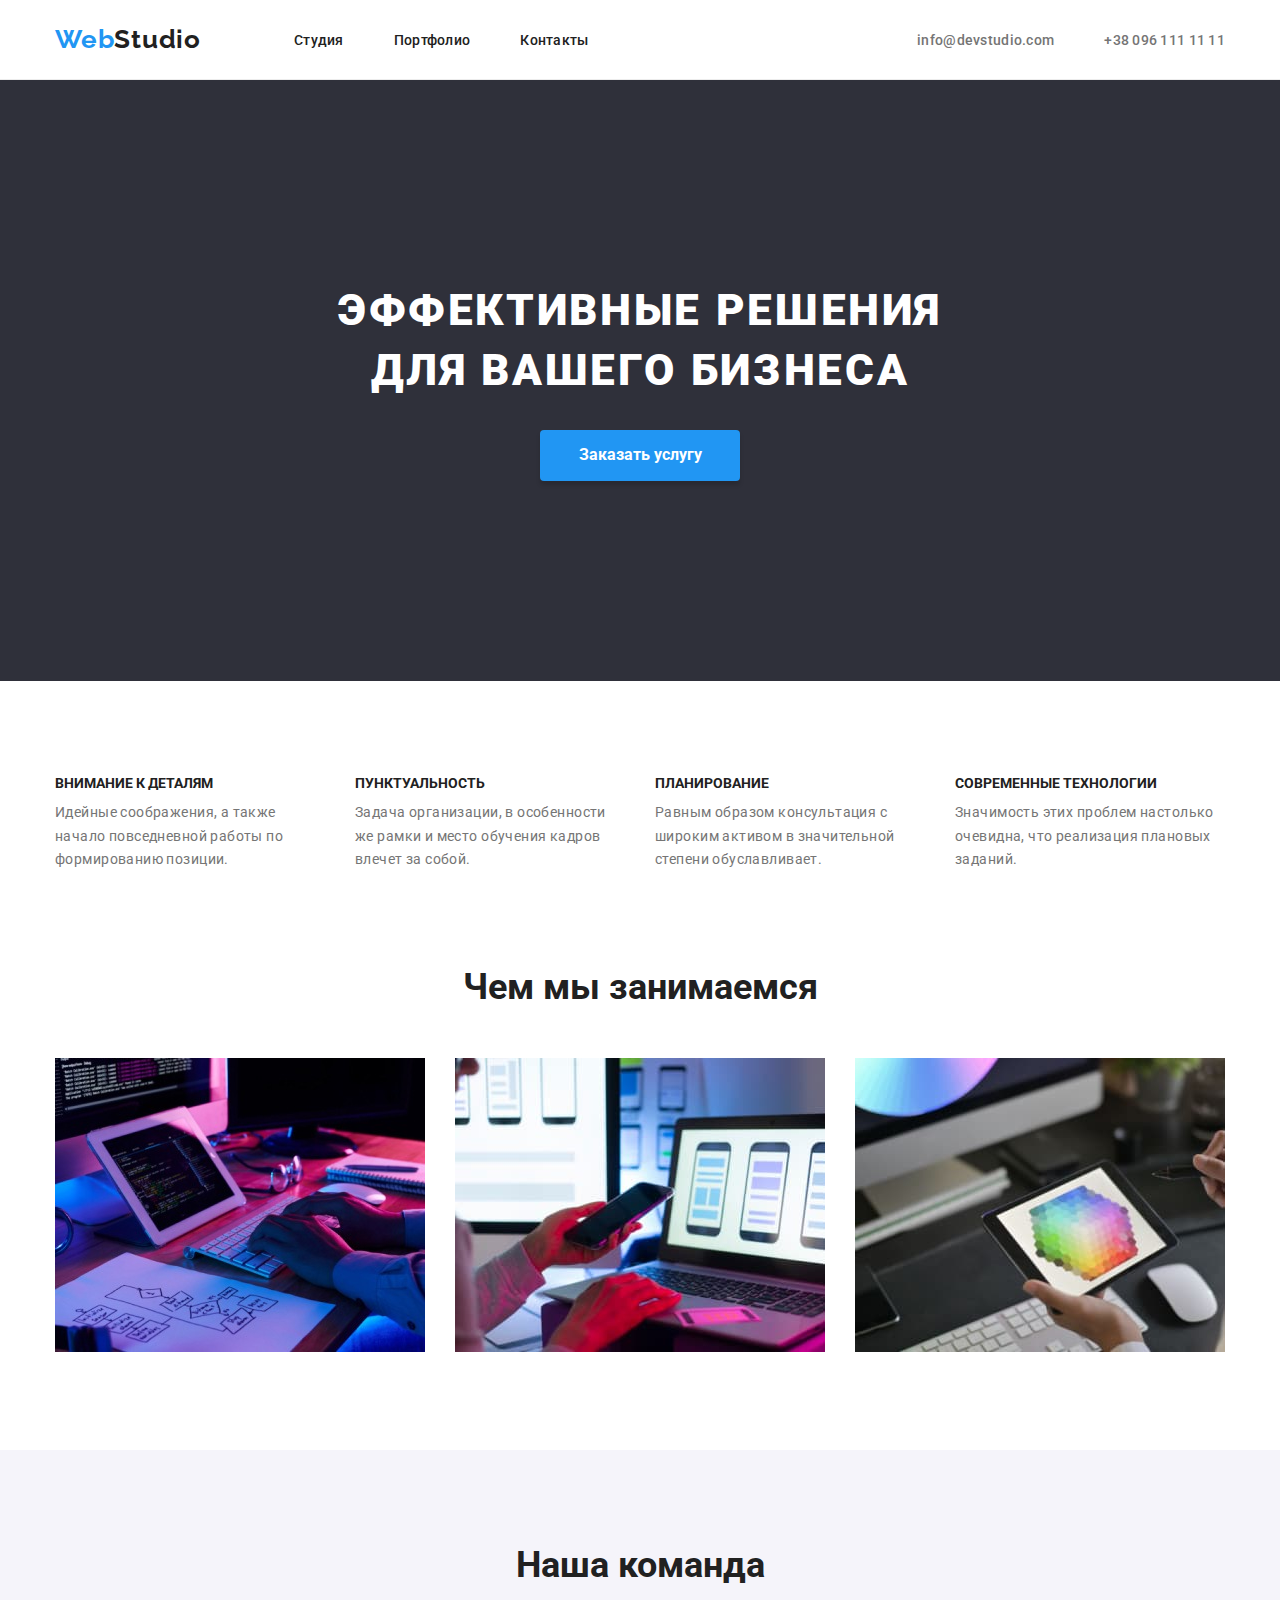
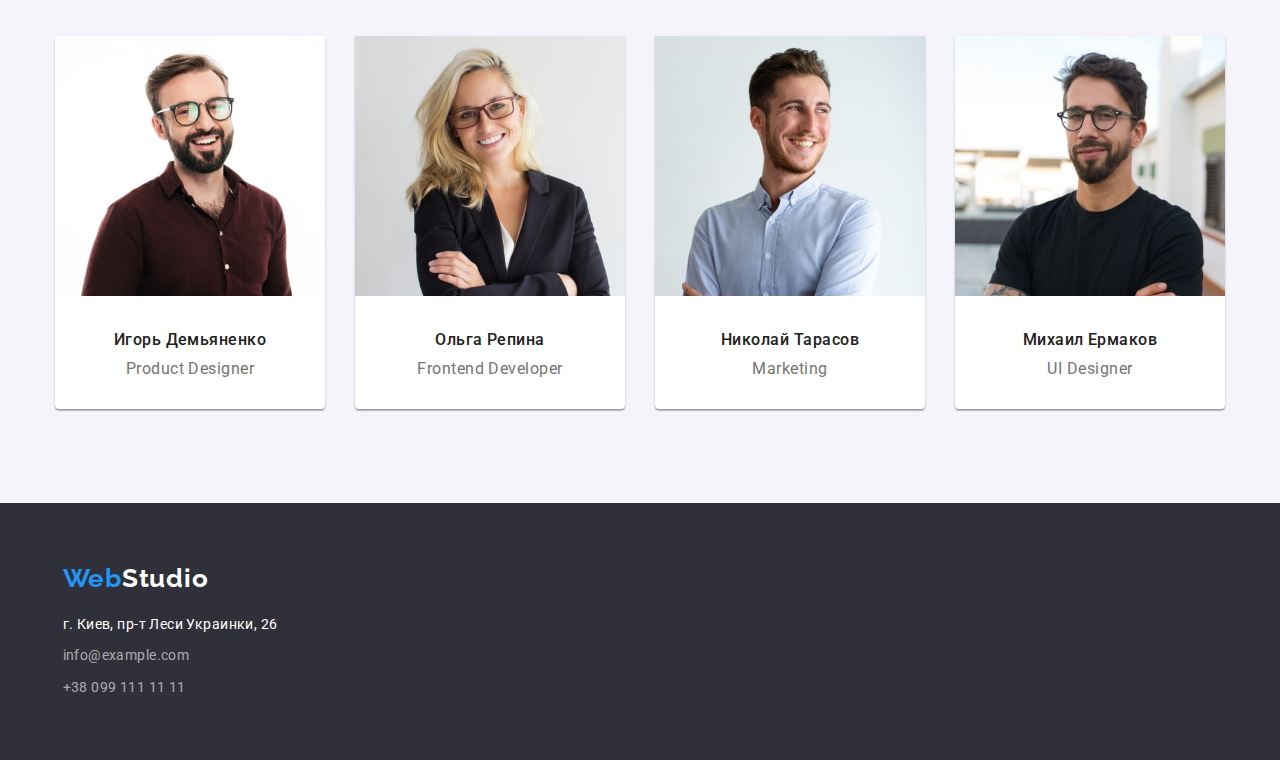
<file: index.html>
<!DOCTYPE html>
<html lang="ru">
<head>
    <meta charset="UTF-8">
    <meta name="viewport" content="width=device-width, initial-scale=1.0">
    <title>Document</title>
    <link rel="preconnect" href="https://fonts.gstatic.com">
    <link
        href="https://fonts.googleapis.com/css2?family=Oleo+Script&family=Raleway:wght@700&family=Roboto:wght@400;500;700;900&display=swap"
        rel="stylesheet">
    <link rel="stylesheet" href="https://github.com/sindresorhus/modern-normalize/blob/3bc98de76de609a0d4d598f3cbc46f684b3ec9c1/modern-normalize.css">
    <link rel="stylesheet" href="css/styles.css">
</head>
<body>
<!--Шапка сайта-->
    <header class="page-header">
        <div class="conteiner">
            <div class="header flex">
                <nav class="site-nav flex">
                    <a href="./index.html" class="logo-header"><span class="logo-part1">Web</span><span
                            class="logo-part2">Studio</span></a>
                    <ul class="site-nav-items flex no-line">
                        <li class="link"><a href="./index.html" class="nav-point">Студия</a>
                        </li>
                        <li class="link"><a href="./portfolio.html" class="nav-point">Портфолио</a>
                        </li>
                        <li class="link"><a href="#" class="nav-point">Контакты</a>
                        </li>
                    </ul>
                </nav>
                <div class="contacts-header">
                    <ul class="contacts-header-items flex no-line">
                        <li class="link"><a href="mailto:info@devstudio.com" class="contact-link">info@devstudio.com</a>
                        </li>
                        <li class="link"><a href="tel:380961111111" class="contact-link">+38 096 111 11 11</a>
                        </li>
                    </ul>
                </div>
            </div>
        </div>
    </header>

<!--Основа-->
    <main>
        <section class="hero-section">
            <div class="conteiner hero-conteiner">
            <h1 class="hero-title">Эффективные решения для вашего бизнеса</h1>
            <button type="button" class="hero-button">Заказать услугу</button>
            </div>
        </section>
        <section class="section advantages-section">
            <div class="conteiner">
                <h2 hidden="hidden" class="advantages-title">Преимущества компании</h2>
                <ul class="advantages-list flex">
                    <li class="advantages-item">
                        <h3 class="advantages-item-title">Внимание к деталям</h3>
                        <p class="advantages-item-description">Идейные соображения, а также начало повседневной работы по
                            формированию позиции.</p>
                    </li>
                    <li class="advantages-item">
                        <h3 class="advantages-item-title">Пунктуальность</h3>
                        <p class="advantages-item-description">Задача организации, в особенности же рамки и место обучения кадров
                            влечет за собой.</p>
                    </li>
                    <li class="advantages-item">
                        <h3 class="advantages-item-title">Планирование</h3>
                        <p class="advantages-item-description">Равным образом консультация с широким активом в значительной степени
                            обуславливает.</p>
                    </li>
                    <li class="advantages-item">
                        <h3 class="advantages-item-title">Современные технологии</h3>
                        <p class="advantages-item-description">Значимость этих проблем настолько очевидна, что реализация плановых
                            заданий.</p>
                    </li>
                </ul>
                <h2 class="example-title">Чем мы занимаемся</h2>
                <ul class="example-list flex">
                    <li class="example-item">
                        <img src="./images/backend-opt.jpg" alt="создание сайтов" class="example-item-card" width="370">
                    </li>
                    <li class="example-item">
                        <img src="./images/frontend-opt.jpg" alt="адаптация сайтов" class="example-item-card" width="370">
                    </li>
                    <li class="example-item">
                        <img src="./images/design-opt.jpg" alt="дизайн сайтов" class="example-item-card" width="370">
                    </li>
                </ul>
            </div>
        </section>
        <section class="section team-section">
            <div class="conteiner">
                <h2 class="team-title">Наша команда</h2>
                <ul class="team-list flex">
                    <li class="team-item">
                        <img src="./images/team-card1-opt.jpg" alt="фото Игоря Демьяненко" class="team-card" width="270">
                        <h3 class="team-item-title">Игорь Демьяненко</h3>
                        <p lang="en" class="team-item-discription">Product Designer</p>
                    </li>
                    <li class="team-item">
                        <img src="./images/team-card2-opt.jpg" alt="фото Ольги Репиной" class="team-card" width="270">
                        <h3 class="team-item-title">Ольга Репина</h3>
                        <p lang="en" class="team-item-discription">Frontend Developer</p>
                    </li>
                    <li class="team-item">
                        <img src="./images/team-card3-opt.jpg" alt="фото Николая Тарасова" class="team-card" width="270">
                        <h3 class="team-item-title">Николай Тарасов</h3>
                        <p lang="en" class="team-item-discription">Marketing</p>
                    </li>
                    <li class="team-item">
                        <img src="./images/team-card4-opt.jpg" alt="фото Михаила Урмакова" class="team-card" width="270">
                        <h3 class="team-item-title">Михаил Ермаков</h3>
                        <p lang="en" class="team-item-discription">UI Designer</p>
                    </li>
                </ul>
            </div>
        </section>
    </main>
<!--Футер-->
    <footer class="page-footer">
        <div class="conteiner">
                <a href="./index.html" class="no-line"><span class="logo-part1">Web</span><span class="logo-footer">Studio</span></a>
                <address class="address">
                    <ul class="address-list no-line">
                        <li class="address-footer">г. Киев, пр-т Леси Украинки, 26</li>
                        <li class="contacts-footer"><a href="mailto:info@example.com">info@example.com</a></li>
                        <li class="contacts-footer"><a href="tel:+380991111111">+38 099 111 11 11</a></li>
                    </ul>
                </address>
        </div>
    </footer>
</body>
</html>
</file>
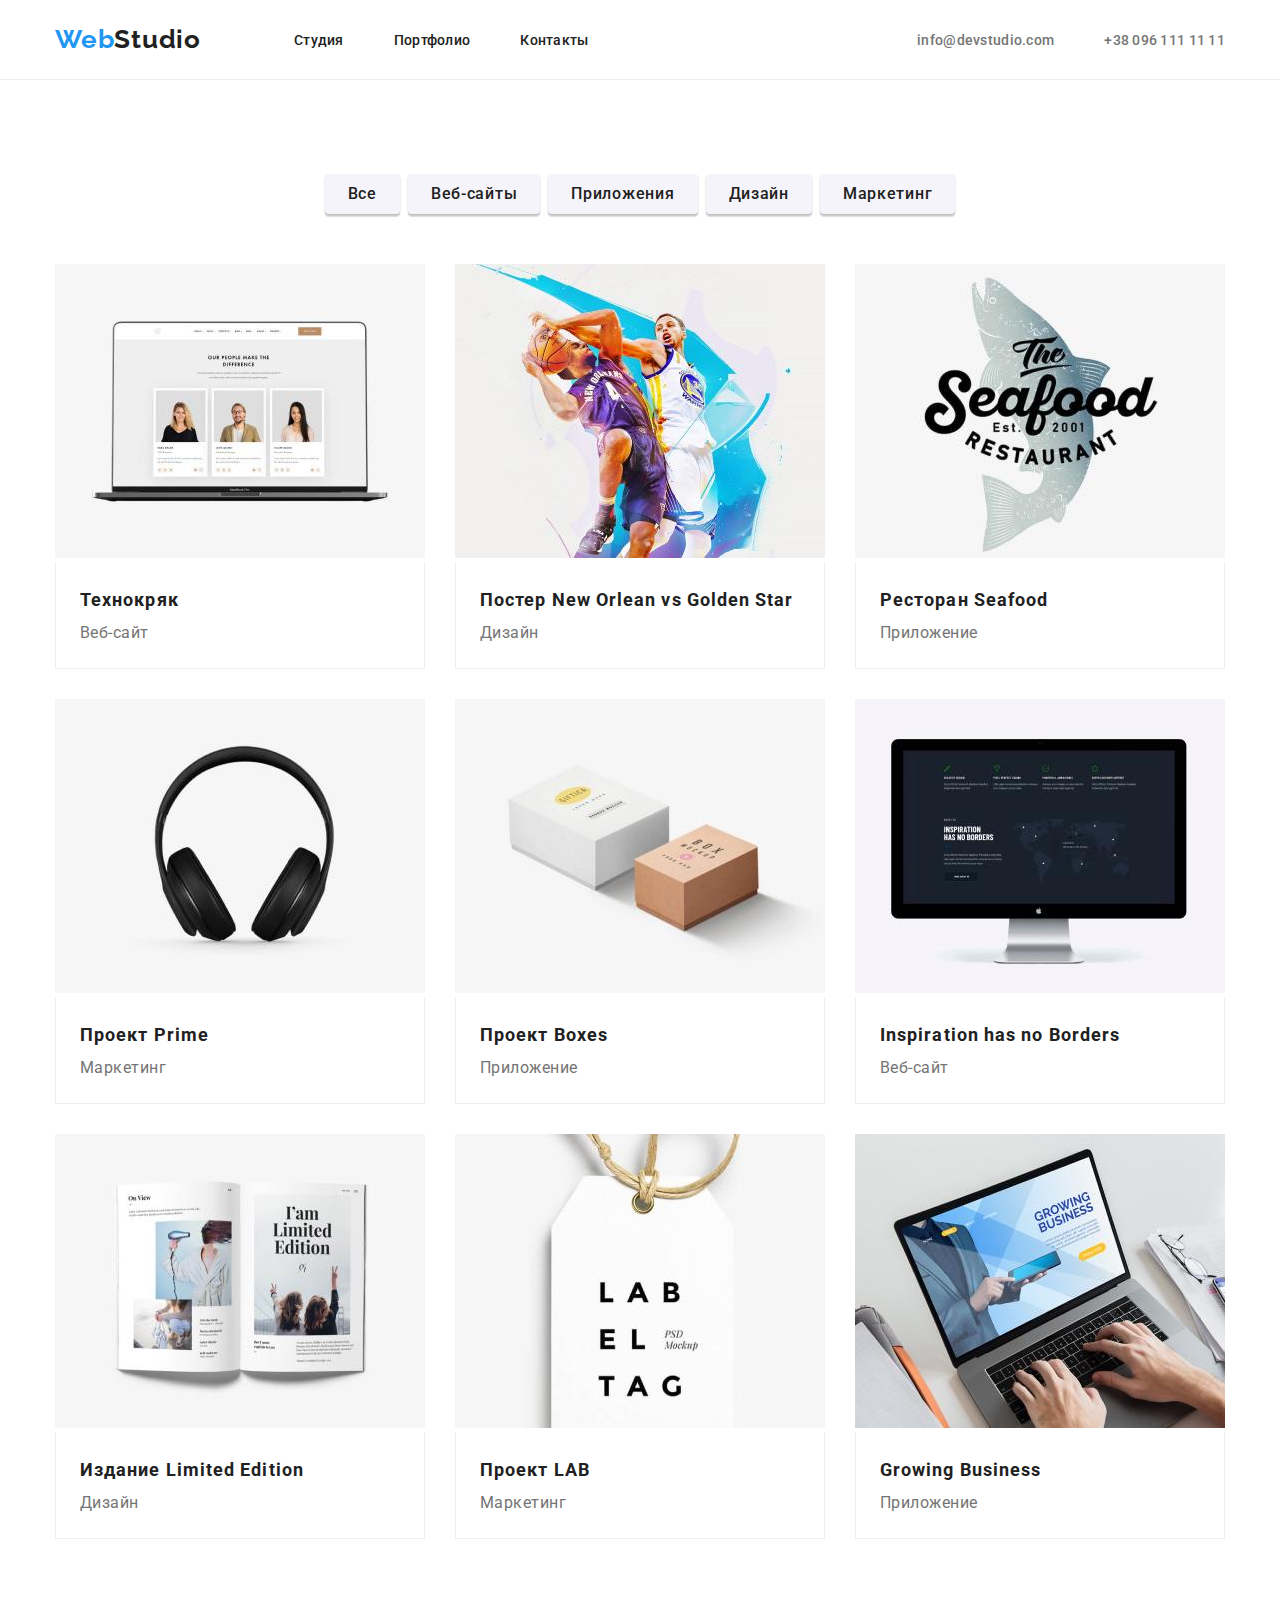
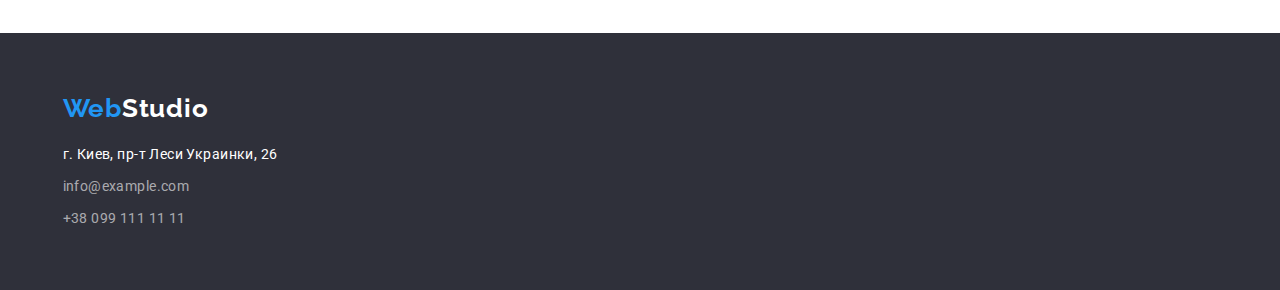
<file: portfolio.html>
<!DOCTYPE html>
<html lang="ru">

<head>
    <meta charset="UTF-8">
    <meta name="viewport" content="width=device-width, initial-scale=1.0">
    <title>Document</title>
    <link rel="preconnect" href="https://fonts.gstatic.com">
    <link
        href="https://fonts.googleapis.com/css2?family=Oleo+Script&family=Raleway:wght@700&family=Roboto:wght@400;500;700;900&display=swap"
        rel="stylesheet">
    <link rel="stylesheet"
        href="https://github.com/sindresorhus/modern-normalize/blob/3bc98de76de609a0d4d598f3cbc46f684b3ec9c1/modern-normalize.css">
    <link rel="stylesheet" href="css/styles.css">
</head>

<body>
    <!--Шапка сайта-->
    <header class="page-header">
        <div class="conteiner">
            <div class="header flex">
                <nav class="site-nav flex">
                    <a href="./index.html" class="logo-header"><span class="logo-part1">Web</span><span
                            class="logo-part2">Studio</span></a>
                    <ul class="site-nav-items flex no-line">
                        <li class="link"><a href="./index.html" class="nav-point">Студия</a>
                        </li>
                        <li class="link"><a href="./portfolio.html" class="nav-point">Портфолио</a>
                        </li>
                        <li class="link"><a href="#" class="nav-point">Контакты</a>
                        </li>
                    </ul>
                </nav>
                <div class="contacts-header">
                    <ul class="contacts-header-items flex no-line">
                        <li class="link"><a href="mailto:info@devstudio.com" class="contact-link">info@devstudio.com</a>
                        </li>
                        <li class="link"><a href="tel:380961111111" class="contact-link">+38 096 111 11 11</a>
                        </li>
                    </ul>
                </div>
            </div>
        </div>
    </header>
<!--Основа-->
    <main class="page-main-portfolio">
<!--Портфолио-->
        <div class="conteiner">
            <section class="section portfolio-section">
                <h1 hidden="hidden">Портфолио</h1>
                <!--Фильтры-->
                <ul class="filter-buttons-list flex no-line">
                    <li class="filter-button-item">
                        <button class="filter-button" type="button">Все</button>
                    </li>
                    <li class="filter-button-item">
                        <button class="filter-button" type="button">Веб-сайты</button>
                    </li>
                    <li class="filter-button-item">
                        <button class="filter-button" type="button">Приложения</button>
                    </li>
                    <li class="filter-button-item">
                        <button class="filter-button" type="button">Дизайн</button>
                    </li>
                    <li class="filter-button-item">
                        <button class="filter-button" type="button">Маркетинг</button>
                    </li>
                </ul>
                <!--Портфолио-карточки-->
                    <ul class="portfolio-list flex no-line">
                        <li class="portfolio-card-item flex">
                            <a href="#" class="portfolio-card">
                                <img src="./images/technocrack.jpg" alt="веб-сайт на экране макбука" width="370" height="294">
                                <div class="card-border">
                                    <h2 class="portfolio-card-title">Технокряк</h2>
                                    <p class="portfolio-card-description">Веб-сайт</p>
                                </div>
                            </a>
                        </li>
                        <li class="portfolio-card-item">
                            <a href="#" class="portfolio-card">
                                <img src="./images/poster.jpg" class="card-picture" alt="два баскетболиста в борьбе за мяч" width="370" height="294">
                                    <div class="card-border">
                                        <h2 class="portfolio-card-title">Постер New Orlean vs Golden Star</h2>
                                        <p class="portfolio-card-description">Дизайн</p>
                                    </div>
                            </a>
                        </li>
                        <li class="portfolio-card-item">
                            <a href="#" class="portfolio-card">
                                <img src="./images/restaurant.jpg" alt="логотип ресторана" width="370" height="294">
                                    <div class="card-border">
                                        <h2 class="portfolio-card-title">Ресторан Seafood</h2>
                                        <p class="portfolio-card-description">Приложение</p>
                                    </div>
                            </a>
                        </li>
                        <li class="portfolio-card-item">
                            <a href="#" class="portfolio-card">
                                <img src="./images/project-prime.jpg" alt="наушники" width="370" height="294">
                                    <div class="card-border">
                                        <h2 class="portfolio-card-title">Проект Prime</h2>
                                        <p class="portfolio-card-description">Маркетинг</p>
                                    </div>
                            </a>
                        </li>
                        <li class="portfolio-card-item">
                            <a href="#" class="portfolio-card">
                                <img src="./images/project-boxes.jpg" alt="две коробки" width="370" height="294">
                                    <div class="card-border">
                                        <h2 class="portfolio-card-title">Проект Boxes</h2>
                                        <p class="portfolio-card-description">Приложение</p>
                                    </div>
                            </a>
                        </li>
                        <li class="portfolio-card-item">
                            <a href="#" class="portfolio-card">
                                <img src="./images/no-borders.jpg" alt="монитор эпл" width="370" height="294">
                                    <div class="card-border">
                                        <h2 class="portfolio-card-title">Inspiration has no Borders</h2>
                                        <p class="portfolio-card-description">Веб-сайт</p>
                                    </div>
                            </a>
                        </li>
                        <li class="portfolio-card-item">
                            <a href="#" class="portfolio-card">
                                <img src="./images/limited-edition.jpg" alt="открытая книга лимитированного издания" width="370"
                                    height="294">
                                    <div class="card-border">
                                        <h2 class="portfolio-card-title">Издание Limited Edition</h2>
                                        <p class="portfolio-card-description">Дизайн</p>
                                    </div>
                            </a>
                        </li>
                        <li class="portfolio-card-item">
                            <a href="#" class="portfolio-card">
                                <img src="./images/lab-project.jpg" alt="ярлык с надписью" width="370" height="294">
                                    <div class="card-border">
                                        <h2 class="portfolio-card-title">Проект LAB</h2>
                                        <p class="portfolio-card-description">Маркетинг</p>
                                    </div>
                            </a>
                        </li>
                        <li class="portfolio-card-item">
                            <a href="#" class="portfolio-card">
                                <img src="./images/groving-business.jpg" alt="работа на ноутбуке" width="370" height="294">
                                    <div class="card-border">
                                        <h2 class="portfolio-card-title">Growing Business</h2>
                                        <p class="portfolio-card-description">Приложение</p>
                                    </div>
                            </a>
                        </li>
                    </ul>
            </section>
        </div>
    </main>
<!--Футер-->
    <footer class="page-footer">
        <div class="conteiner">
            <a href="./index.html" class="no-line"><span class="logo-part1">Web</span><span
                    class="logo-footer">Studio</span></a>
            <address class="address">
                <ul class="address-list no-line">
                    <li class="address-footer">г. Киев, пр-т Леси Украинки, 26</li>
                    <li class="contacts-footer"><a href="mailto:info@example.com" class="link">info@example.com</a></li>
                    <li class="contacts-footer"><a href="tel:+380991111111" class="link">+38 099 111 11 11</a></li>
                </ul>
            </address>
        </div>
    </footer>
</body>
</html>
</file>
<file: css/styles.css>
body {
  background-color: var(--primary-white-color);
  color: var(--primary-text-color);
  font-family: Roboto, sans-serif;
  margin: 0;
  padding: 0;
}

:root {
  --primary-text-color: #757575;
  --title-text-color: #212121;
  --accent-color: #2196f3;
  --primary-white-color: #ffffff;
  --hero-background-color: #2f303a;
  --team-background-color: #f5f4fa;
}

*,
*::after,
*::before {
  box-sizing: border-box;
}

h1,
h2,
h3,
p,
ul {
  margin: 0;
  padding: 0;
}

ul {
  list-style: none;
}

.page-header {
  border-bottom: 1px solid #ececec;
}

.section {
  padding-top: 94px;
  padding-bottom: 94px;
}

.conteiner {
  width: 1200px;
  padding: 0 15px 0 15px;
  margin-right: auto;
  margin-left: auto;
}

.flex {
  display: flex;
  align-items: center;
  justify-content: flex-start;
}

.no-line {
  text-decoration: none;
}

.no-line a {
  text-decoration: none;
}

.no-padding {
  padding-top: 0;
  padding-bottom: 0;
}

.logo-part1 {
  width: 145px;
  font-family: Raleway, sans-serif;
  font-style: normal;
  font-weight: bold;
  font-size: 26px;
  line-height: 1.19;
  letter-spacing: 0.03em;
  color: var(--accent-color);
}

.logo-part2 {
  width: 145px;
  font-family: Raleway, sans-serif;
  font-style: normal;
  font-weight: bold;
  font-size: 26px;
  line-height: 1.19;
  letter-spacing: 0.03em;
  color: var(--title-text-color);
}

.logo-header {
  padding: 24px 93px 24px 0;
}

.address {
  margin-top: 19px;
}

.address-list li:not(:last-child) {
  margin-bottom: 8px;
}

.logo-footer {
  width: 145px;
  font-family: Raleway, sans-serif;
  font-style: normal;
  font-weight: bold;
  font-size: 26px;
  line-height: 1.2;
  letter-spacing: 0.03em;
  text-decoration: none;
  color: var(--primary-white-color);
}

.contacts-header a {
  font-style: normal;
  font-weight: 500;
  font-size: 14px;
  line-height: 1.14;
  letter-spacing: 0.02em;
  color: #757575;
}

.contacts-header a:hover {
  color: var(--accent-color);
}

.site-nav a {
  font-style: normal;
  font-weight: 500;
  font-size: 14px;
  line-height: 1.14;
  letter-spacing: 0.02em;
  text-decoration: none;
  color: #212121;
}

.nav-point:hover {
  color: #2196f3;
}

.site-nav {
  align-items: center;
  margin-right: auto;
}

.site-nav-items .link {
  margin-right: 50px;
  padding-top: 28px;
  padding-bottom: 28px;
  display: block;
}

.site-nav-items .link:last-child {
  margin-right: 0;
}

.contacts-header-items .link {
  margin-right: 50px;
  padding-top: 28px;
  padding-bottom: 28px;
  display: block;
}

.contacts-header-items .link:last-child {
  margin-right: 0;
}

.filter-button {
  font: inherit;
  font-style: normal;
  font-weight: 500;
  font-size: 16px;
  line-height: 1.62;
  text-align: center;
  letter-spacing: 0.03em;
  cursor: pointer;
  border: 1px solid transparent;
  box-shadow: 0px 3px 1px rgba(0, 0, 0, 0.1), 0px 1px 2px rgba(0, 0, 0, 0.08),
    0px 2px 2px rgba(0, 0, 0, 0.12);
  border-radius: 4px;
}

.filter-button:hover {
  background: #2196f3;
  cursor: pointer;
  color: #ffffff;
  box-shadow: 0px 3px 1px rgba(0, 0, 0, 0.1), 0px 1px 2px rgba(0, 0, 0, 0.08),
    0px 2px 2px rgba(0, 0, 0, 0.12);
  border-radius: 2px;
}

.filter-button:focus {
  color: #2196f3;
  cursor: pointer;
}

.advantages-section {
  padding-top: 94px;
  background-color: var(--primary-white-color);
}

.advantages-list {
  justify-content: center;
}

.advantages-list .advantages-item + .advantages-item {
  margin-left: 30px;
}

.advantages-item {
  width: 270px;
}

.advantages-item-title {
  margin-bottom: 10px;
  text-transform: uppercase;
  font-size: 14px;
  font-weight: 700;
  color: var(--title-text-color);
}

.advantages-item-description {
  font-weight: 400;
  font-size: 14px;
  line-height: 1.7;
  letter-spacing: 0.03em;
}

.example-title {
  text-align: center;
  padding-top: 94px;
  margin-bottom: 50px;
  font-size: 36px;
  color: var(--title-text-color);
}

.example-list .example-item + .example-item {
  margin-left: 30px;
}

.portfolio-section {
  text-align: center;
}

.portfolio-card-conteiner {
  margin-left: auto;
  margin-right: auto;
}

.portfolio-card-title {
  font-weight: bold;
  font-size: 18px;
  line-height: 2;
  letter-spacing: 0.06em;
  color: #212121;
}

.portfolio-card-description {
  font-size: 16px;
  line-height: 1.88;
  letter-spacing: 0.03em;
  color: #757575;
}

.team-section {
  padding-top: 94px;
  background-color: var(--team-background-color);
}

.team-title {
  text-align: center;
  margin-bottom: 50px;
  font-size: 36px;
  color: var(--title-text-color);
}

.team-list .team-item + .team-item {
  margin-left: 30px;
}

.team-item-title {
  padding: 30px 0 10px;
  font-style: normal;
  font-weight: 500;
  font-size: 16px;
  line-height: 1.2;
  text-align: center;
  letter-spacing: 0.03em;
  color: var(--title-text-color);
}

.team-item-discription {
  padding-bottom: 30px;
  font-style: normal;
  font-weight: 400;
  font-size: 16px;
  line-height: 1.2;
  text-align: center;
  letter-spacing: 0.03em;
  color: var(--primary-text-color);
}

.team-item {
  background-color: var(--primary-white-color);
  box-shadow: 0px 1px 3px rgba(0, 0, 0, 0.12), 0px 1px 1px rgba(0, 0, 0, 0.14),
    0px 2px 1px rgba(0, 0, 0, 0.2);
  border-radius: 0px 0px 4px 4px;
}

.page-footer {
  padding: 60px 0 60px 15px;
  text-decoration: none;
  background-color: #2f303a;
}

.address-footer {
  font-style: normal;
  font-weight: 400;
  font-size: 14px;
  line-height: 1.69;
  letter-spacing: 0.03em;
  color: #ffffff;
}

.contacts-footer a {
  font-style: normal;
  font-weight: 400;
  font-size: 14px;
  line-height: 1.69;
  letter-spacing: 0.03em;
  color: rgba(255, 255, 255, 0.6);
}

.contacts-footer :hover {
  color: var(--accent-color);
}

.hero-title {
  width: 696px;
  padding-top: 200px;
  margin: 0 auto 30px;
  font-weight: 900;
  font-size: 44px;
  line-height: 1.37;
  text-align: center;
  letter-spacing: 0.06em;
  text-transform: uppercase;
  color: var(--primary-white-color);
}

.hero-section {
  max-width: 1600px;
  margin-left: auto;
  margin-right: auto;
  text-align: center;
  background-color: var(--hero-background-color);
}

.hero-button {
  display: inline-block;
  width: 200px;
  padding: 8px 32px;
  margin-bottom: 200px;
  font-family: Roboto, sans-serif;
  font-weight: bold;
  font-size: 16px;
  line-height: 1.9;
  box-shadow: 0px 4px 4px rgba(0, 0, 0, 0.15);
  border: 2px solid transparent;
  border-radius: 4px;
  cursor: pointer;
  background-color: #2196f3;
  color: var(--primary-white-color);
}

/* Portfolio-page-css */

.filter-buttons-list {
  justify-content: center;
  padding-bottom: 50px;
}

.filter-buttons-list .filter-button-item + .filter-button-item {
  margin-left: 8px;
}

.filter-button {
  display: block;
  padding: 6px 22px;
  font-weight: 500;
  font-size: 16px;
  line-height: 1.62;
  text-align: center;
  letter-spacing: 0.045em;
  cursor: pointer;
  color: var(--title-text-color);
  border-radius: 4px;
  background-color: var(--team-background-color);
}

.card-picture .portfolio-card {
  display: block;
}

.portfolio-list {
  flex-wrap: wrap;
}

.portfolio-card-item {
  margin-left: 30px;
  margin-bottom: 30px;
}

.portfolio-card-item:nth-child(3n + 1) {
  margin-left: 0;
}

.portfolio-card-item:nth-last-child(-n + 3) {
  margin-bottom: 0;
}

.card-border {
  padding: 20px 24px;
  text-align: left;
  border-left: 1px solid #eeeeee;
  border-right: 1px solid #eeeeee;
  border-bottom: 1px solid #eeeeee;
}
</file>
